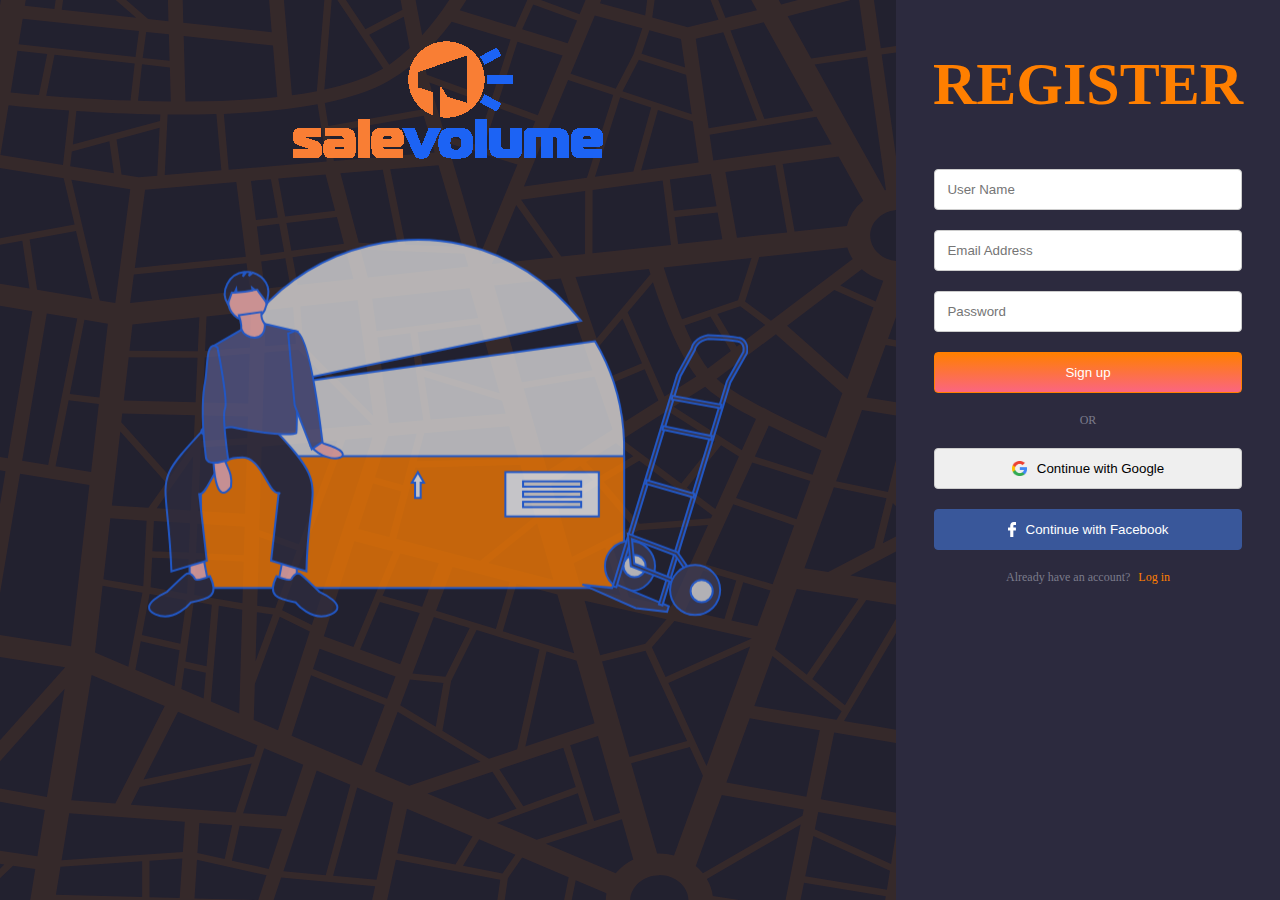
<file: frontend/Web/register.html>
<!DOCTYPE html>
<html lang="en">

<head>
    <meta charset="UTF-8">
    <meta http-equiv="X-UA-Compatible" content="IE=edge">
    <meta name="viewport" content="width=device-width, initial-scale=1.0">
    <link rel="stylesheet" href="sass.css">
    <title>Document</title>
</head>

<body id="loginRegister">
    <div class="logdesc">
        <img src="img/logo_breif4.png" alt="">

        <svg xmlns="http://www.w3.org/2000/svg" width="600.406" height="378.723" viewBox="0 0 600.406 378.723">
            <g id="undraw_heavy_box_agqi" transform="translate(1.001 1.011)" opacity="0.74">
                <path id="Tracé_1414" data-name="Tracé 1414"
                    d="M646.605,455.751c24.61-61.527,17.165-130.228-14.574-182.992l-332.251,46,318.4-66.357C483.989,85.065,222.8,196.06,247.979,407.339Z"
                    transform="translate(-186.111 -171.241)" fill="#e6e6e6" stroke="#226cfc" stroke-linecap="square"
                    stroke-width="2" />
                <rect id="Rectangle_306" data-name="Rectangle 306" width="423.292" height="131.809"
                    transform="translate(51.856 216.498)" fill="#ff7f00" stroke="#226cfc" stroke-linecap="square"
                    stroke-width="2" />
                <path id="Tracé_1415" data-name="Tracé 1415"
                    d="M404.764,467.893c3.8,2.949,5.187,3.9,6,3.781,39.186,11.411,4.834,24.784-14.206,2.084Z"
                    transform="translate(-234.857 -267.47)" fill="#ffb8b8" stroke="#226cfc" stroke-linecap="square"
                    stroke-width="2" />
                <path id="Tracé_1416" data-name="Tracé 1416" d="M60.1,474.064v26.791l19.289-1.072L74.03,471.921Z"
                    transform="translate(-19.495 -153.083)" fill="#ffb8b8" stroke="#226cfc" stroke-linecap="square"
                    stroke-width="2" />
                <path id="Tracé_1417" data-name="Tracé 1417" d="M209.452,474.064v26.791l-19.29-1.072,5.358-27.862Z"
                    transform="translate(-61.685 -153.083)" fill="#ffb8b8" stroke="#226cfc" stroke-linecap="square"
                    stroke-width="2" />
                <path id="Tracé_1418" data-name="Tracé 1418"
                    d="M253.956,441.207l28.934-1.072c66.747,69.974,41.5,54.015,39.65,150.027l-35.364-10.716,7.5-66.441s1.979-1.319.337-1.35c-10.267,3.528-17.758-40.156-39.987-35.086-25.3-1.21-29.414,36.315-39.65,36.435l7.5,66.441-35.364,10.716c-3.959-105.508-23.365-81.674,39.65-150.027Z"
                    transform="translate(-165.129 -258.465)" fill="#2f2e41" stroke="#226cfc" stroke-linecap="square"
                    stroke-width="2" />
                <path id="Tracé_1419" data-name="Tracé 1419"
                    d="M203.182,670.664s-4.286-8.573-9.645-4.286-18.218,17.146-18.218,17.146-31.077,13.931-11.788,22.5S198.9,694.239,198.9,694.239c18.373-3.831,28.97-6.284,19.227-26.325C212.591,670.309,204.763,673.08,203.182,670.664Z"
                    transform="translate(-157.221 -331.465)" fill="#2f2e41" stroke="#226cfc" stroke-linecap="square"
                    stroke-width="2" />
                <path id="Tracé_1420" data-name="Tracé 1420"
                    d="M359.055,670.664s4.286-8.573,9.645-4.286,18.218,17.146,18.218,17.146,31.077,13.931,11.788,22.5-35.364-11.788-35.364-11.788c-18.373-3.831-28.97-6.284-19.227-26.325C349.647,670.309,357.475,673.08,359.055,670.664Z"
                    transform="translate(-216.648 -331.465)" fill="#2f2e41" stroke="#226cfc" stroke-linecap="square"
                    stroke-width="2" />
                <path id="Tracé_1421" data-name="Tracé 1421"
                    d="M313,253.3c-1.594,26.677-38,24.328-38.578,0C276.015,226.622,312.423,228.971,313,253.3Z"
                    transform="translate(-195.239 -191.651)" fill="#ffb8b8" stroke="#226cfc" stroke-linecap="square"
                    stroke-width="2" />
                <path id="Tracé_1422" data-name="Tracé 1422"
                    d="M290.282,281.564c9.375,28.334-12.759,12.908,18.218,35.364l11.788-23.576s-8.573-3.215-7.5-15Z"
                    transform="translate(-200.384 -205.985)" fill="#ffb8b8" stroke="#226cfc" stroke-linecap="square"
                    stroke-width="2" />
                <path id="Tracé_1423" data-name="Tracé 1423"
                    d="M330.149,303.4,298.2,296.107c.9,19.262-19.657,15.385-23.244,5.7l-30.541,17.67c12.819,47.744,9.57,49.714-7.5,80.372-6.515,5.949,3.228,9.359,11.711,6.1,6.47-3.993,9.755-7.542,16.688-6.639,32.757,6.821,60.027,8.431,64.343,5.766C331.2,402.865,329.615,303.783,330.149,303.4Z"
                    transform="translate(-182.383 -211.745)" fill="#575a89" stroke="#226cfc" stroke-linecap="square"
                    stroke-width="2" />
                <path id="Tracé_1424" data-name="Tracé 1424"
                    d="M363.245,308.826c1.072,0,6.592-2.6,6.592-2.6,16.06-.271,26.837,107.759,27.7,110.83l-10.716,7.5-17.146-43.937Z"
                    transform="translate(-224.052 -215.029)" fill="#575a89" stroke="#226cfc" stroke-linecap="square"
                    stroke-width="2" />
                <path id="Tracé_1425" data-name="Tracé 1425"
                    d="M252.215,494.622c.548,4.044,1.48,49.462,17.75,28.247,2.135-15.478-5.123-20.1-7.034-30.39Z"
                    transform="translate(-188.036 -275.445)" fill="#ffb8b8" stroke="#226cfc" stroke-linecap="square"
                    stroke-width="2" />
                <path id="Tracé_1426" data-name="Tracé 1426"
                    d="M251.409,329.817,248.126,328c-8.8-.289-6.029,23.012-9.753,40.077-3.043,19.88-2.176,41.8,1.393,71.107.312,10.754,19.574,3.979,22.359,3.157,0,0-6.43-43.937-3.215-51.438S251.409,329.817,251.409,329.817Z"
                    transform="translate(-182.944 -222.089)" fill="#575a89" stroke="#226cfc" stroke-linecap="square"
                    stroke-width="2" />
                <path id="Tracé_1427" data-name="Tracé 1427"
                    d="M310.539,229.638a22.991,22.991,0,0,0-13.078-10l-4,3.2,1.555-3.731a21.165,21.165,0,0,0-3.952-.228l-3.6,4.625,1.489-4.467c-15.437,1.658-24.571,19.379-16.556,31.782,1.236-3.8,2.737-7.364,3.973-11.163a11.245,11.245,0,0,0,2.929.014l1.5-3.51.42,3.361c4.662-.406,11.577-1.3,16-2.115l-.43-2.578,2.571,2.143c1.354-.312,2.158-.594,2.092-.81,3.287,5.3,6.544,8.684,9.831,13.982C312.534,242.669,314.737,236.456,310.539,229.638Z"
                    transform="translate(-193.621 -186.689)" fill="#2f2e41" stroke="#226cfc" stroke-linecap="square"
                    stroke-width="2" />
                <rect id="Rectangle_307" data-name="Rectangle 307" width="93.483" height="44.345"
                    transform="translate(356.328 232.398)" fill="#fff" stroke="#226cfc" stroke-linecap="square"
                    stroke-width="2" />
                <rect id="Rectangle_308" data-name="Rectangle 308" width="58.127" height="5.317"
                    transform="translate(374.006 241.686)" fill="#e6e6e6" stroke="#226cfc" stroke-linecap="square"
                    stroke-width="2" />
                <rect id="Rectangle_309" data-name="Rectangle 309" width="58.127" height="5.317"
                    transform="translate(374.006 251.912)" fill="#e6e6e6" stroke="#226cfc" stroke-linecap="square"
                    stroke-width="2" />
                <rect id="Rectangle_310" data-name="Rectangle 310" width="58.127" height="5.317"
                    transform="translate(374.006 262.137)" fill="#e6e6e6" stroke="#226cfc" stroke-linecap="square"
                    stroke-width="2" />
                <path id="Tracé_1428" data-name="Tracé 1428"
                    d="M401.076,354.513l-3.041-5.266-3.04-5.267-3.041,5.267-3.041,5.266h3.267v15.251h5.629V354.513Z"
                    transform="translate(-126.157 -111.581)" fill="#fff" stroke="#226cfc" stroke-linecap="square"
                    stroke-width="2" />
                <circle id="Ellipse_11" data-name="Ellipse 11" cx="25.038" cy="25.038" r="25.038"
                    transform="translate(455.925 301.374)" fill="#3f3d56" stroke="#226cfc" stroke-linecap="square"
                    stroke-width="2" />
                <circle id="Ellipse_12" data-name="Ellipse 12" cx="11.097" cy="11.097" r="11.097"
                    transform="translate(474.419 315.316)" fill="#e6e6e6" stroke="#226cfc" stroke-linecap="square"
                    stroke-width="2" />
                <path id="Tracé_1429" data-name="Tracé 1429"
                    d="M673.283,509.033l54.63,22.762-1.707,5.406-31.44-3.557-53.207-23.615,29.591,3.415Z"
                    transform="translate(-208.111 -165.122)" fill="#3f3d56" stroke="#226cfc" stroke-linecap="square"
                    stroke-width="2" />
                <path id="Tracé_1430" data-name="Tracé 1430"
                    d="M893.381,582.748,961.325,359.87l16.546-29.383.058-.284c.053-.259,1.268-6.4-1.72-10.849a9.741,9.741,0,0,0-6.579-4.145c-9.132-1.712-29.561-2.556-30.426-2.591l-.163-.007-.162.022c-.558.076-13.614,1.985-16.566,13.385l-14.2,25.852-.056.184-64.3,211.4,3.539,1.076,64.247-211.22,14.252-25.939.058-.238c2.087-8.579,12.064-10.586,13.391-10.816,2.087.089,21.288.943,29.711,2.523a6.1,6.1,0,0,1,4.183,2.56c1.842,2.727,1.381,6.742,1.218,7.8l-16.445,29.2-.059.193-68,223.07Z"
                    transform="translate(-379.919 -217.099)" fill="#3f3d56" stroke="#226cfc" stroke-linecap="square"
                    stroke-width="2" />
                <rect id="Rectangle_311" data-name="Rectangle 311" width="3.699" height="49.864"
                    transform="translate(522.736 159.784) rotate(-79.762)" fill="#3f3d56" stroke="#226cfc"
                    stroke-linecap="square" stroke-width="2" />
                <rect id="Rectangle_312" data-name="Rectangle 312" width="3.699" height="49.724"
                    transform="matrix(0.2, -0.98, 0.98, 0.2, 513.49, 190.043)" fill="#3f3d56" stroke="#226cfc"
                    stroke-linecap="square" stroke-width="2" />
                <rect id="Rectangle_313" data-name="Rectangle 313" width="3.699" height="49.475"
                    transform="translate(496.898 244.111) rotate(-74.032)" fill="#3f3d56" stroke="#226cfc"
                    stroke-linecap="square" stroke-width="2" />
                <path id="Tracé_1431" data-name="Tracé 1431"
                    d="M759.952,486.6l1.349-3.445-46.169-18.078-2.267-24.548,43.092,16.1,13.96,20.2,3.044-2.1-14.622-21.156L708.64,435l3.019,32.688Z"
                    transform="translate(-229.871 -141.107)" fill="#3f3d56" stroke="#226cfc" stroke-linecap="square"
                    stroke-width="2" />
                <circle id="Ellipse_13" data-name="Ellipse 13" cx="25.038" cy="25.038" r="25.038"
                    transform="translate(521.082 325.275)" fill="#3f3d56" stroke="#226cfc" stroke-linecap="square"
                    stroke-width="2" />
                <circle id="Ellipse_14" data-name="Ellipse 14" cx="11.097" cy="11.097" r="11.097"
                    transform="translate(541.568 340.355)" fill="#e6e6e6" stroke="#226cfc" stroke-linecap="square"
                    stroke-width="2" />
            </g>
        </svg>


    </div>

    <div class="log">

        <span>REGISTER</span>

        <div class="c">
            <input type="text" name="Email Address" placeholder="User Name" id="username">
            <input type="text" name="Email Address" placeholder="Email Address" id="email">
            <input type="text" name="Password" placeholder="Password" id="password">




            <button class="buttonlo" onclick="registerButton()">Sign up</button>
            <div class="or">OR</div>
            <button class="buttongo"> <img src="img/Google Logo.svg.svg" alt="">
                Continue with Google</button>
            <button class="buttonfb"> <img src="img/facebook-logo.svg" alt="">
                Continue with Facebook</button>
            <div class="or">Already have an account?<a href="login.html">Log in</a></div>
        </div>

    </div>
    <div class="deleteConfiramtion">
        <div>
            <svg xmlns="http://www.w3.org/2000/svg" width="277.628" height="244.526" viewBox="0 0 277.628 244.526">
                <g id="Icon_feather-alert-triangle" data-name="Icon feather-alert-triangle" transform="translate(15 15)"
                    opacity="0.7">
                    <path id="Tracé_55" data-name="Tracé 55"
                        d="M126.829,54.868,26.456,222.434A23.7,23.7,0,0,0,46.72,257.985H247.467a23.7,23.7,0,0,0,20.264-35.551L167.358,54.868a23.7,23.7,0,0,0-40.529,0Z"
                        transform="translate(-23.28 -43.459)" fill="none" stroke="#f60b0b" stroke-linecap="round"
                        stroke-linejoin="round" stroke-width="30" />
                    <path id="Tracé_56" data-name="Tracé 56" d="M180,135v47.4" transform="translate(-56.186 -62.68)"
                        fill="none" stroke="#f60b0b" stroke-linecap="round" stroke-linejoin="round" stroke-width="30" />
                    <path id="Tracé_57" data-name="Tracé 57" d="M180,255h0" transform="translate(-56.186 -87.876)"
                        fill="none" stroke="#f60b0b" stroke-linecap="round" stroke-linejoin="round" stroke-width="30" />
                </g>
            </svg>
            <span id="errorName"></span>
            
            <div id="buttons">
                <button onclick="tryAgain()">Try Again</button>
            </div>
        </div>
    </div>


</body>
<!-- <script  src="redirecter.js"></script> -->
<script src="js/auth.js"></script>

</html>
</file>
<file: frontend/Web/sass.css>
* {
  -webkit-box-sizing: border-box;
          box-sizing: border-box;
  margin: 0;
  padding: 0;
}

body {
  background-color: #2c2a3e;
  font-family: "Anonymous Pro";
  display: -webkit-box;
  display: -ms-flexbox;
  display: flex;
  -webkit-box-orient: vertical;
  -webkit-box-direction: normal;
      -ms-flex-direction: column;
          flex-direction: column;
  width: 100%;
  font-size: 13px;
}

body #QrContainer {
  position: fixed;
  top: 0;
  display: -webkit-box;
  display: -ms-flexbox;
  display: flex;
  -webkit-box-orient: vertical;
  -webkit-box-direction: normal;
      -ms-flex-direction: column;
          flex-direction: column;
  -webkit-box-pack: start;
      -ms-flex-pack: start;
          justify-content: flex-start;
  -webkit-box-align: center;
      -ms-flex-align: center;
          align-items: center;
  gap: 20px;
  width: 100%;
  height: 100vh;
  padding: 100px 200px;
  overflow: hidden;
  background-color: rgba(12, 12, 12, 0.9);
  color: white;
  display: none;
}

body #QrContainer video {
  max-width: 70%;
}

body #QrContainer .t {
  display: -webkit-box;
  display: -ms-flexbox;
  display: flex;
}

body #QrContainer button {
  background-color: #226cfc;
  border: none;
  color: white;
  padding: 10px 30px;
  font-size: 13px;
  margin-top: 50px;
  float: right;
}

body #QrContainer button:hover {
  background-color: white;
  color: #226cfc;
}

body #QrContainer .btn.cancel {
  border-radius: 50%;
  padding: 5px 10px;
  background-color: red;
  font-size: 20px;
  color: white;
  font-family: sans-serif;
  position: absolute;
  right: 10px;
  top: 0;
  -webkit-transition: all 0.2s ease;
  transition: all 0.2s ease;
}

body #QrContainer .btn.cancel:hover {
  -webkit-transform: scale(1.1);
          transform: scale(1.1);
  cursor: pointer;
}

body .zone1 {
  background-color: #3f3d56;
  color: white;
  width: 200px;
  -webkit-box-align: center;
      -ms-flex-align: center;
          align-items: center;
  position: fixed;
  display: -webkit-box;
  display: -ms-flexbox;
  display: flex;
  -webkit-box-orient: vertical;
  -webkit-box-direction: normal;
      -ms-flex-direction: column;
          flex-direction: column;
  height: 100vh;
}

body .zone1 .sec {
  height: 200px;
}

body .zone1 .sec .image {
  padding: 35px;
  width: 200px;
  height: 200px;
  -o-object-fit: cover;
     object-fit: cover;
  border-radius: 50%;
}

body .zone1 .sec .logo {
  width: 220px;
  margin: 10px;
}

body .zone1 .sec .underimage {
  -webkit-box-align: center;
      -ms-flex-align: center;
          align-items: center;
  -webkit-box-pack: center;
      -ms-flex-pack: center;
          justify-content: center;
  display: -webkit-box;
  display: -ms-flexbox;
  display: flex;
  -webkit-box-orient: vertical;
  -webkit-box-direction: normal;
      -ms-flex-direction: column;
          flex-direction: column;
}

body .zone1 .sec .underimage div {
  padding-bottom: 15px;
  color: white;
}

body .zone1 .sec .underimage .div2 {
  padding-bottom: 15px;
  color: #226cfc;
  font-size: 12px;
}

body .zone1 .zone12 {
  margin: 70px;
  -webkit-box-align: center;
      -ms-flex-align: center;
          align-items: center;
  -webkit-box-pack: center;
      -ms-flex-pack: center;
          justify-content: center;
  display: -webkit-box;
  display: -ms-flexbox;
  display: flex;
  -webkit-box-orient: vertical;
  -webkit-box-direction: normal;
      -ms-flex-direction: column;
          flex-direction: column;
  color: #ff7f00;
}

body .zone1 .zone12 hr {
  width: 150px;
  text-align: left;
  margin-left: 0;
  margin-bottom: 20px;
}

body .zone1 .zone12 div {
  font-size: 21px;
}

body .zone1 .zone12 ul {
  list-style: none;
  color: white;
  margin: 25px;
  width: 80%;
}

body .zone1 .zone12 ul li {
  margin-bottom: 20px;
  color: #226cfc;
}

body .zone1 .zone12 ul li a {
  text-decoration: none;
  color: #226cfc;
  display: -webkit-box;
  display: -ms-flexbox;
  display: flex;
  -webkit-column-gap: 10px;
          column-gap: 10px;
}

body .zone1 .zone12 ul li a svg {
  fill: #226cfc;
  width: 15px;
  height: 15px;
  stroke: black;
}

body .zone1 .zone12 ul li .active {
  color: #ffffff;
  text-decoration: none;
}

body .zone1 .zone12 ul li .active svg {
  fill: white;
}

body .zone1 button {
  background-color: #ff7f00;
  border: none;
  color: white;
  padding: 4px 30px;
  border-radius: 7px;
  font-size: 13px;
  margin-top: 50px;
}

body .zone1 button:hover {
  background-color: white;
  color: #ff7f00;
}

body .c23 {
  display: -ms-grid;
  display: grid;
  margin-left: 200px;
}

body .c23 .zone2 {
  margin-top: 70px;
  width: 100%;
}

body .c23 .zone2 h1 {
  margin-left: 60px;
  color: white;
}

body .c23 .zone2 .zone21 {
  -webkit-box-pack: space-evenly;
      -ms-flex-pack: space-evenly;
          justify-content: space-evenly;
  display: -webkit-box;
  display: -ms-flexbox;
  display: flex;
  width: 100%;
}

body .c23 .zone2 .zone21 .A {
  width: 50%;
  display: -webkit-box;
  display: -ms-flexbox;
  display: flex;
  -webkit-box-orient: vertical;
  -webkit-box-direction: normal;
      -ms-flex-direction: column;
          flex-direction: column;
  -webkit-box-align: center;
      -ms-flex-align: center;
          align-items: center;
  padding: 10px 50px;
}

body .c23 .zone2 .zone21 .A canvas {
  width: 100% !important;
  height: auto !important;
}

body .c23 .zone2 .zone21 .A div {
  background-color: #f2bcbc;
  text-align: center;
  width: 170px;
  padding: 10px 10px;
  margin-bottom: 15px;
}

body .c23 .zone2 .zone21 .A img {
  width: 75%;
}

body .c23 .topsellers {
  margin: 30px;
}

body .c23 .topsellers table {
  font-family: arial, sans-serif;
  border-collapse: collapse;
  width: 100%;
  border-top: white 1px solid;
}

body .c23 .topsellers table th {
  border: 1px solid #dddddd;
  text-align: center;
  padding: 18px;
  color: #ff7f00;
  border-style: none;
  border-bottom: white 1px solid;
}

body .c23 .topsellers table td {
  border: 1px solid #dddddd;
  text-align: center;
  padding: 18px;
  color: white;
  border-style: none;
  border-bottom: white 1px solid;
}

body .c23 .topsellers table td div {
  display: -webkit-box;
  display: -ms-flexbox;
  display: flex;
  -webkit-box-pack: center;
      -ms-flex-pack: center;
          justify-content: center;
  -webkit-box-align: center;
      -ms-flex-align: center;
          align-items: center;
  gap: 10px;
}

body .c23 .topsellers table td div img {
  width: 10%;
}

body .myproduct {
  position: relative;
  margin: 30px;
  min-height: 100vh;
  margin-left: 230px;
}

body .myproduct table {
  font-family: arial, sans-serif;
  border-collapse: collapse;
  width: 100%;
  border-top: white 1px solid;
}

body .myproduct table th {
  border: 1px solid #dddddd;
  text-align: center;
  padding: 18px;
  color: #ff7f00;
  border-style: none;
  border-bottom: white 1px solid;
}

body .myproduct table td {
  border: 1px solid #dddddd;
  text-align: center;
  padding: 18px 0;
  color: white;
  border-style: none;
  border-bottom: white 1px solid;
}

body .myproduct table td div {
  display: -webkit-box;
  display: -ms-flexbox;
  display: flex;
  gap: 10px;
}

body .myproduct table td div svg {
  cursor: pointer;
}

body .myproduct table td img {
  margin: -10px;
  width: 60px;
}

body .myproduct table td .imguser {
  width: 22%;
}

body .myproduct button {
  background-color: #226cfc;
  border: none;
  color: white;
  padding: 10px 30px;
  font-size: 13px;
  margin-top: 50px;
  float: right;
}

body .myproduct button:hover {
  background-color: white;
  color: #226cfc;
}

body .deleteConfiramtion {
  display: none;
  position: absolute;
  width: 100%;
  height: 100vh;
  display: -webkit-box;
  display: -ms-flexbox;
  display: flex;
  -webkit-box-pack: center;
      -ms-flex-pack: center;
          justify-content: center;
  -webkit-box-align: center;
      -ms-flex-align: center;
          align-items: center;
}

body .deleteConfiramtion .divox {
  width: 300px;
  background-color: #2c2a3e;
  border: 3px white solid;
  border-radius: 20px;
  height: 350px;
  display: -webkit-box;
  display: -ms-flexbox;
  display: flex;
  -webkit-box-orient: vertical;
  -webkit-box-direction: normal;
      -ms-flex-direction: column;
          flex-direction: column;
  -webkit-box-align: center;
      -ms-flex-align: center;
          align-items: center;
  -webkit-box-pack: justify;
      -ms-flex-pack: justify;
          justify-content: space-between;
}

body .deleteConfiramtion .divox span {
  font-size: 18px;
  width: 100%;
  text-align: center;
  color: red;
  font-weight: bold;
}

body .deleteConfiramtion .divox svg {
  width: 50%;
  height: AUTO;
  margin-top: 30px;
}

body .deleteConfiramtion .divox #buttons {
  display: -webkit-box;
  display: -ms-flexbox;
  display: flex;
  -webkit-box-orient: horizontal;
  -webkit-box-direction: normal;
      -ms-flex-direction: row;
          flex-direction: row;
  -webkit-box-pack: justify;
      -ms-flex-pack: justify;
          justify-content: space-between;
  margin: 20px;
  width: 72%;
}

body .deleteConfiramtion .divox #buttons button {
  height: 40px;
  width: 100px;
  color: red;
  font-weight: bold;
}

body .form-popup {
  display: none;
  position: fixed;
  top: 0;
  height: 50vh;
  display: -webkit-box;
  display: -ms-flexbox;
  display: flex;
  margin: 0 auto;
  width: 100%;
  z-index: 9;
}

body .form-popup .popContainer {
  width: 90%;
  padding: 10px;
  background-color: #3f3d56;
  border-radius: 12px;
  height: 730px;
  color: #ff7f00;
  margin: 0 auto;
  margin-top: 20px;
  -webkit-filter: drop-shadow(white);
          filter: drop-shadow(white);
}

body .form-popup .popContainer button {
  background-color: #226cfc;
  border: none;
  color: white;
  padding: 10px 30px;
  font-size: 13px;
  outline: none;
  float: right;
}

body .form-popup .popContainer button:hover {
  background-color: white;
  color: #226cfc;
}

body .form-popup .popContainer button:disabled {
  background-color: gray;
}

body .form-popup div {
  position: relative;
  min-width: 100%;
  display: -webkit-box;
  display: -ms-flexbox;
  display: flex;
  -webkit-box-orient: horizontal;
  -webkit-box-direction: normal;
      -ms-flex-direction: row;
          flex-direction: row;
  -webkit-box-align: center;
      -ms-flex-align: center;
          align-items: center;
  -webkit-box-pack: justify;
      -ms-flex-pack: justify;
          justify-content: space-between;
  margin: 0 20px;
  padding: 10px 0;
  height: 95%;
}

body .form-popup div section {
  padding: 0 20px;
  width: 50%;
  display: -webkit-box;
  display: -ms-flexbox;
  display: flex;
  -webkit-box-orient: vertical;
  -webkit-box-direction: normal;
      -ms-flex-direction: column;
          flex-direction: column;
  -webkit-box-align: start;
      -ms-flex-align: start;
          align-items: flex-start;
  -webkit-box-pack: justify;
      -ms-flex-pack: justify;
          justify-content: space-between;
}

body .form-popup div section small {
  display: none;
  color: #e95050;
}

body .form-popup div section:last-child {
  height: 70%;
  -webkit-box-align: center;
      -ms-flex-align: center;
          align-items: center;
  -webkit-box-pack: start;
      -ms-flex-pack: start;
          justify-content: flex-start;
  width: 50%;
}

body .form-popup div section:last-child input {
  width: 80%;
  height: 200px;
  color: #dadada;
  border: 2px dashed #3f3d56;
}

body .form-popup div input, body .form-popup div textarea {
  width: 100%;
  padding: 15px;
  margin: 10px 0;
  border: none;
  background: white;
  border-radius: 2px;
  outline: none;
}

body .form-popup div .btn.cancel {
  border-radius: 50%;
  padding: 5px 10px;
  background-color: red;
  font-size: 20px;
  color: white;
  font-family: sans-serif;
  position: absolute;
  right: 10px;
  top: -20px;
  -webkit-transition: all 0.2s ease;
  transition: all 0.2s ease;
}

body .form-popup div .btn.cancel:hover {
  -webkit-transform: scale(1.1);
          transform: scale(1.1);
  cursor: pointer;
}

body .form-popup.setting div {
  display: -webkit-box;
  display: -ms-flexbox;
  display: flex;
  -webkit-box-orient: vertical;
  -webkit-box-direction: normal;
      -ms-flex-direction: column;
          flex-direction: column;
  -webkit-box-pack: center;
      -ms-flex-pack: center;
          justify-content: center;
}

body .form-popup.setting div section:last-child {
  height: auto;
}

body .zonesettings {
  margin-left: 230px;
}

body .zonesettings .s1 {
  display: -webkit-box;
  display: -ms-flexbox;
  display: flex;
  -webkit-box-pack: justify;
      -ms-flex-pack: justify;
          justify-content: space-between;
  -webkit-box-align: center;
      -ms-flex-align: center;
          align-items: center;
  color: #ffffff;
  width: 90%;
  margin-bottom: -10px;
}

body .zonesettings .s1 .c1, body .zonesettings .s1 .s2 div .c2, body .zonesettings .s2 div .s1 .c2 {
  display: -webkit-box;
  display: -ms-flexbox;
  display: flex;
  -webkit-box-pack: center;
      -ms-flex-pack: center;
          justify-content: center;
  -webkit-box-align: center;
      -ms-flex-align: center;
          align-items: center;
  gap: 10px;
  color: #ffffff;
  margin: 35px;
}

body .zonesettings .s1 .c1 .ic, body .zonesettings .s1 .s2 div .c2 .ic, body .zonesettings .s2 div .s1 .c2 .ic {
  position: relative;
}

body .zonesettings .s1 .c1 .ic svg, body .zonesettings .s1 .s2 div .c2 .ic svg, body .zonesettings .s2 div .s1 .c2 .ic svg {
  position: absolute;
  right: 0;
  bottom: 0;
}

body .zonesettings .s1 .c1 div, body .zonesettings .s1 .s2 div .c2 div, body .zonesettings .s2 div .s1 .c2 div {
  display: -webkit-box;
  display: -ms-flexbox;
  display: flex;
  -webkit-box-orient: vertical;
  -webkit-box-direction: normal;
      -ms-flex-direction: column;
          flex-direction: column;
}

body .zonesettings .s1 .c1 div .in, body .zonesettings .s1 .s2 div .c2 div .in, body .zonesettings .s2 div .s1 .c2 div .in {
  display: inline;
  font-size: 10px;
  margin-top: 6px;
  color: #9296ad;
}

body .zonesettings .s1 .c1 div .in svg, body .zonesettings .s1 .s2 div .c2 div .in svg, body .zonesettings .s2 div .s1 .c2 div .in svg {
  width: 9px;
  height: 9px;
}

body .zonesettings .s1 .c2 div {
  font-size: 16px;
  margin-top: 6px;
  display: -webkit-box;
  display: -ms-flexbox;
  display: flex;
  -webkit-box-align: center;
      -ms-flex-align: center;
          align-items: center;
  gap: 10px;
}

body .zonesettings .s1 .c2 div svg {
  width: 25px;
  height: 25px;
}

body .zonesettings hr {
  width: 90%;
  text-align: center;
  -webkit-box-pack: center;
      -ms-flex-pack: center;
          justify-content: center;
}

body .zonesettings .s2 {
  display: -webkit-box;
  display: -ms-flexbox;
  display: flex;
  width: 90%;
  -webkit-box-pack: justify;
      -ms-flex-pack: justify;
          justify-content: space-between;
}

body .zonesettings .s2 div {
  display: -webkit-box;
  display: -ms-flexbox;
  display: flex;
  -webkit-box-pack: justify;
      -ms-flex-pack: justify;
          justify-content: space-between;
}

body .zonesettings .s2 div .c1, body .zonesettings .s2 div .c2 {
  -webkit-box-orient: vertical;
  -webkit-box-direction: normal;
      -ms-flex-direction: column;
          flex-direction: column;
  display: -webkit-box;
  display: -ms-flexbox;
  display: flex;
  margin: 35px;
  color: white;
  -webkit-box-pack: justify;
      -ms-flex-pack: justify;
          justify-content: space-between;
  height: 100px;
  font-weight: bold;
}

body .zonesettings .s2 div .c2 {
  font-weight: normal;
}

body .zonesettings .s2 svg {
  margin: 35px;
}

body .zonesettings .s3 .zone31 {
  -webkit-box-pack: space-evenly;
      -ms-flex-pack: space-evenly;
          justify-content: space-evenly;
  display: -webkit-box;
  display: -ms-flexbox;
  display: flex;
  width: 100%;
}

body .zonesettings .s3 .zone31 .X {
  display: -webkit-box;
  display: -ms-flexbox;
  display: flex;
  -webkit-box-orient: vertical;
  -webkit-box-direction: normal;
      -ms-flex-direction: column;
          flex-direction: column;
  -webkit-box-align: center;
      -ms-flex-align: center;
          align-items: center;
  padding: 10px 50px;
}

body .zonesettings .s3 .zone31 .X div {
  background-color: #f2bcbc;
  text-align: center;
  width: 170px;
  padding: 10px 10px;
  margin-bottom: 15px;
}

body .zonesettings .s3 .zone31 .X img {
  width: 75%;
}

body .logdesc {
  background-image: url(img/Trac.svg);
  color: white;
  width: 70%;
  -webkit-box-align: center;
      -ms-flex-align: center;
          align-items: center;
  background-color: rgba(12, 12, 12, 0.3);
  display: -webkit-box;
  display: -ms-flexbox;
  display: flex;
  -webkit-box-orient: vertical;
  -webkit-box-direction: normal;
      -ms-flex-direction: column;
          flex-direction: column;
  height: 100vh;
}

body .logdesc svg {
  height: 50%;
  margin: 3px;
}

body .log {
  background-color: #2c2a3e;
  color: white;
  width: 30%;
  -webkit-box-align: center;
      -ms-flex-align: center;
          align-items: center;
  display: -webkit-box;
  display: -ms-flexbox;
  display: flex;
  -webkit-box-orient: vertical;
  -webkit-box-direction: normal;
      -ms-flex-direction: column;
          flex-direction: column;
  height: 100vh;
}

body .log span {
  color: #ff7f00;
  font-weight: bold;
  font-size: 60px;
  margin: 50px;
  display: -webkit-box;
  display: -ms-flexbox;
  display: flex;
}

body .log .c {
  display: -webkit-box;
  display: -ms-flexbox;
  display: flex;
  -webkit-box-orient: vertical;
  -webkit-box-direction: normal;
      -ms-flex-direction: column;
          flex-direction: column;
  width: 80%;
}

body .log .c input {
  padding: 12px;
  border: 1px solid #ccc;
  border-radius: 4px;
  resize: vertical;
  margin-bottom: 20px;
}

body .log .c div {
  display: -webkit-box;
  display: -ms-flexbox;
  display: flex;
  -webkit-box-align: center;
      -ms-flex-align: center;
          align-items: center;
  gap: 8px;
  margin-bottom: 20px;
  font-size: 12px;
  color: #7b7b8b;
}

body .log .c div img {
  width: 18px;
}

body .log .c .buttonlo {
  padding: 12px;
  border: 1px solid #ff7f00;
  border-radius: 4px;
  resize: vertical;
  margin-bottom: 20px;
  color: white;
  width: 100%;
  background: -webkit-gradient(linear, left top, left bottom, from(#ff7f00), color-stop(50%), to(#fb6580));
  background: linear-gradient(#ff7f00, 50%, #fb6580);
}

body .log .c .or {
  -webkit-box-pack: center;
      -ms-flex-pack: center;
          justify-content: center;
  margin-bottom: 20px;
}

body .log .c .or a {
  color: #ff7f00;
  text-decoration: none;
}

body .log .c .buttongo {
  padding: 12px;
  border: 1px solid #ccc;
  border-radius: 4px;
  resize: vertical;
  margin-bottom: 20px;
  color: black;
  width: 100%;
  display: -webkit-box;
  display: -ms-flexbox;
  display: flex;
  -webkit-box-pack: center;
      -ms-flex-pack: center;
          justify-content: center;
  -webkit-box-align: center;
      -ms-flex-align: center;
          align-items: center;
  gap: 10px;
}

body .log .c .buttongo img {
  width: 15px;
}

body .log .c .buttonfb {
  padding: 12px;
  border: 1px solid #39579a;
  border-radius: 4px;
  resize: vertical;
  margin-bottom: 20px;
  color: white;
  width: 100%;
  background-color: #39579a;
  display: -webkit-box;
  display: -ms-flexbox;
  display: flex;
  -webkit-box-pack: center;
      -ms-flex-pack: center;
          justify-content: center;
  -webkit-box-align: center;
      -ms-flex-align: center;
          align-items: center;
  gap: 10px;
}

body .log .c .buttonfb img {
  width: 8px;
}

#loginRegister {
  display: -webkit-box;
  display: -ms-flexbox;
  display: flex;
  -webkit-box-orient: horizontal;
  -webkit-box-direction: normal;
      -ms-flex-direction: row;
          flex-direction: row;
}

#loginRegister .logdesc {
  background-image: url(img/Trac.svg);
  color: white;
  width: 70%;
  -webkit-box-align: center;
      -ms-flex-align: center;
          align-items: center;
  background-color: rgba(12, 12, 12, 0.3);
  display: -webkit-box;
  display: -ms-flexbox;
  display: flex;
  -webkit-box-orient: vertical;
  -webkit-box-direction: normal;
      -ms-flex-direction: column;
          flex-direction: column;
  height: 100vh;
}

#loginRegister .logdesc svg {
  height: 50%;
  margin: 3px;
}

#loginRegister .log {
  background-color: #2c2a3e;
  color: white;
  width: 30%;
  -webkit-box-align: center;
      -ms-flex-align: center;
          align-items: center;
  display: -webkit-box;
  display: -ms-flexbox;
  display: flex;
  -webkit-box-orient: vertical;
  -webkit-box-direction: normal;
      -ms-flex-direction: column;
          flex-direction: column;
  height: 100vh;
}

#loginRegister .log span {
  color: #ff7f00;
  font-weight: bold;
  font-size: 60px;
  margin: 50px;
  display: -webkit-box;
  display: -ms-flexbox;
  display: flex;
}

#loginRegister .log .c {
  display: -webkit-box;
  display: -ms-flexbox;
  display: flex;
  -webkit-box-orient: vertical;
  -webkit-box-direction: normal;
      -ms-flex-direction: column;
          flex-direction: column;
  width: 80%;
}

#loginRegister .log .c input {
  padding: 12px;
  border: 1px solid #ccc;
  border-radius: 4px;
  resize: vertical;
  margin-bottom: 20px;
}

#loginRegister .log .c div {
  display: -webkit-box;
  display: -ms-flexbox;
  display: flex;
  -webkit-box-align: center;
      -ms-flex-align: center;
          align-items: center;
  gap: 8px;
  margin-bottom: 20px;
  font-size: 12px;
  color: #7b7b8b;
}

#loginRegister .log .c div img {
  width: 18px;
}

#loginRegister .log .c .buttonlo {
  padding: 12px;
  border: 1px solid #ff7f00;
  border-radius: 4px;
  resize: vertical;
  margin-bottom: 20px;
  color: white;
  width: 100%;
  background: -webkit-gradient(linear, left top, left bottom, from(#ff7f00), color-stop(50%), to(#fb6580));
  background: linear-gradient(#ff7f00, 50%, #fb6580);
}

#loginRegister .log .c .or {
  -webkit-box-pack: center;
      -ms-flex-pack: center;
          justify-content: center;
  margin-bottom: 20px;
}

#loginRegister .log .c .or a {
  color: #ff7f00;
  text-decoration: none;
}

#loginRegister .log .c .buttongo {
  padding: 12px;
  border: 1px solid #ccc;
  border-radius: 4px;
  resize: vertical;
  margin-bottom: 20px;
  color: black;
  width: 100%;
  display: -webkit-box;
  display: -ms-flexbox;
  display: flex;
  -webkit-box-pack: center;
      -ms-flex-pack: center;
          justify-content: center;
  -webkit-box-align: center;
      -ms-flex-align: center;
          align-items: center;
  gap: 10px;
}

#loginRegister .log .c .buttongo img {
  width: 15px;
}

#loginRegister .log .c .buttonfb {
  padding: 12px;
  border: 1px solid #39579a;
  border-radius: 4px;
  resize: vertical;
  margin-bottom: 20px;
  color: white;
  width: 100%;
  background-color: #39579a;
  display: -webkit-box;
  display: -ms-flexbox;
  display: flex;
  -webkit-box-pack: center;
      -ms-flex-pack: center;
          justify-content: center;
  -webkit-box-align: center;
      -ms-flex-align: center;
          align-items: center;
  gap: 10px;
}

#loginRegister .log .c .buttonfb img {
  width: 8px;
}
/*# sourceMappingURL=sass.css.map */
</file>
